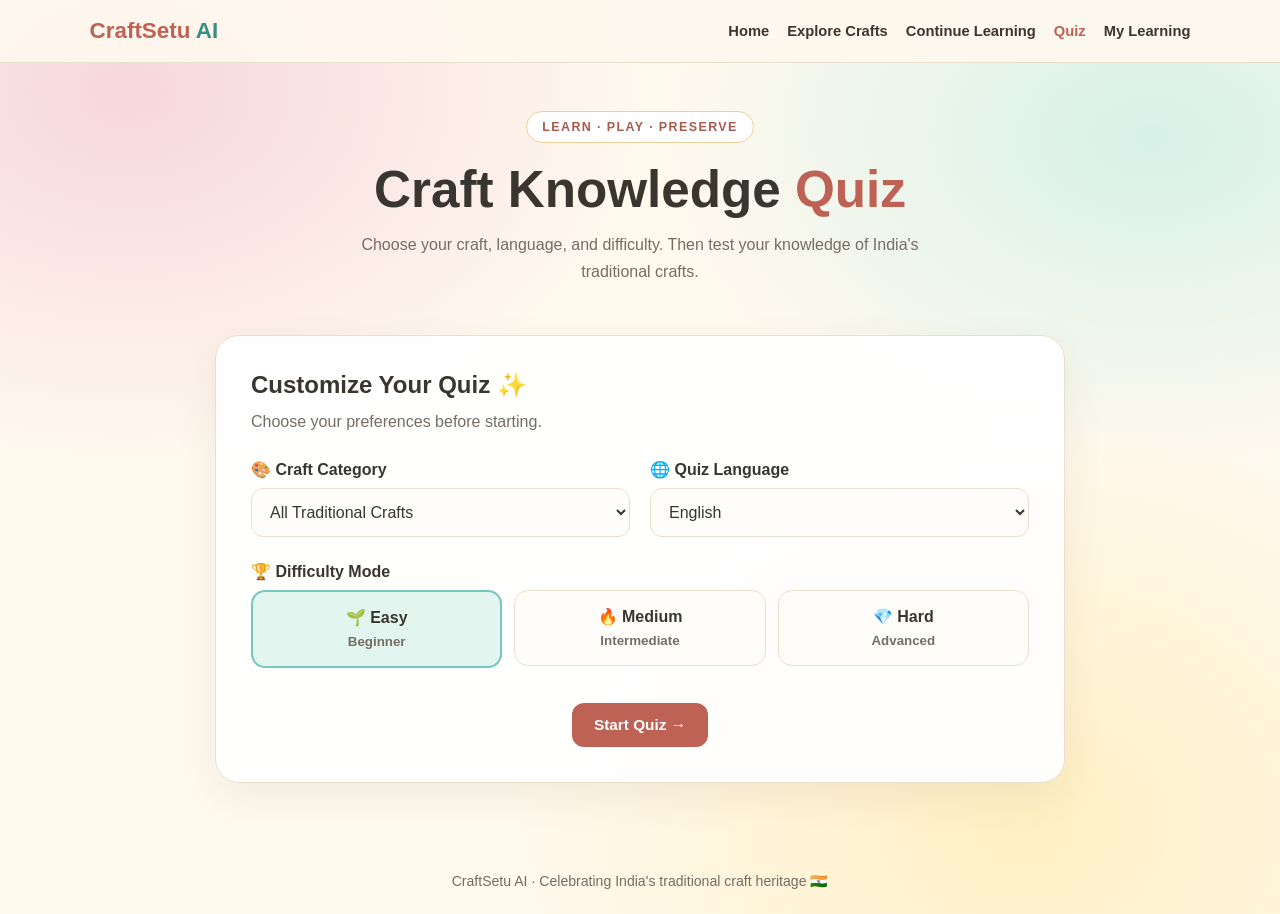
<file: templates/quiz_backup.html>
<!DOCTYPE html>
<html lang="en">
<head>
<meta charset="UTF-8">
<meta name="viewport" content="width=device-width, initial-scale=1.0">
<title>Craft Quiz | CraftSetu AI</title>

<style>
:root {
    --cream: #fff9ee;
    --coral: #e98d7b;
    --teal: #75c8be;
    --yellow: #eac75c;
    --ink: #39352f;
    --muted: #756d64;
    --border: #eadfce;
}

* { box-sizing: border-box; margin: 0; padding: 0; }

body {
    font-family: "Segoe UI", Arial, sans-serif;
    color: var(--ink);
    min-height: 100vh;
    background:
        radial-gradient(ellipse at 10% 10%, #f7d7dc, transparent 32%),
        radial-gradient(ellipse at 90% 15%, #d7f1e8, transparent 30%),
        radial-gradient(ellipse at 80% 90%, #fff0c3, transparent 35%),
        var(--cream);
}

nav {
    display: flex;
    justify-content: space-between;
    align-items: center;
    gap: 18px;
    padding: 18px 7%;
    background: rgba(255,249,238,.92);
    border-bottom: 1px solid var(--border);
    flex-wrap: wrap;
}

.logo {
    text-decoration: none;
    font-size: 1.4rem;
    font-weight: 800;
    color: #bd6255;
}
.logo span { color: #398e83; }

.nav-links {
    display: flex;
    gap: 18px;
    flex-wrap: wrap;
}
.nav-links a {
    text-decoration: none;
    color: var(--ink);
    font-weight: 600;
    font-size: .92rem;
}
.nav-links a:hover, .nav-links .active { color: #bd6255; }

.hero { text-align: center; padding: 48px 20px 25px; }

.eyebrow {
    display: inline-block;
    padding: 8px 15px;
    background: white;
    border: 1px solid #edcf9c;
    border-radius: 30px;
    font-size: .78rem;
    font-weight: 800;
    letter-spacing: 1.4px;
    color: #a65b4e;
    margin-bottom: 17px;
}

h1 { font-size: clamp(2rem, 5vw, 3.2rem); margin-bottom: 12px; }
h1 span { color: #bd6255; }
.hero p { color: var(--muted); line-height: 1.7; max-width: 620px; margin: auto; }

main { width: min(850px, 92%); margin: 25px auto 65px; }

.card {
    background: rgba(255,255,255,.94);
    border: 1px solid var(--border);
    border-radius: 24px;
    padding: clamp(20px, 4vw, 35px);
    box-shadow: 0 14px 40px rgba(91,68,44,.08);
}

.card h2 { margin-bottom: 10px; }
.description { color: var(--muted); line-height: 1.6; margin-bottom: 25px; }

.form-grid {
    display: grid;
    grid-template-columns: repeat(2, minmax(0, 1fr));
    gap: 20px;
}

.field label {
    display: block;
    font-weight: 700;
    margin-bottom: 9px;
}

.field select {
    width: 100%;
    padding: 14px;
    border-radius: 12px;
    border: 1px solid var(--border);
    background: #fffdf9;
    color: var(--ink);
    font-size: 1rem;
    outline: none;
}
.field select:focus { border-color: var(--teal); }

.mode-options {
    display: grid;
    grid-template-columns: repeat(3, minmax(0, 1fr));
    gap: 12px;
    margin-top: 8px;
}

.mode-option {
    position: relative;
}
.mode-option input {
    position: absolute;
    opacity: 0;
}
.mode-option label {
    display: block;
    text-align: center;
    padding: 16px 8px;
    border: 1px solid var(--border);
    border-radius: 14px;
    background: #fffdf9;
    cursor: pointer;
    transition: .2s;
}
.mode-option label strong { display: block; margin-bottom: 5px; }
.mode-option label small { color: var(--muted); }

.mode-option input:checked + label {
    background: #e3f5ef;
    border: 2px solid var(--teal);
}
.mode-option input:focus-visible + label {
    outline: 2px solid #398e83;
}

.btn {
    border: 0;
    border-radius: 12px;
    padding: 13px 22px;
    font-size: .96rem;
    font-weight: 800;
    cursor: pointer;
    transition: .2s;
    text-decoration: none;
    display: inline-block;
}
.btn:hover { transform: translateY(-2px); }
.btn-primary { background: #bd6255; color: white; }
.btn-secondary { background: #e3f5ef; color: #28796e; }
.start-row { margin-top: 26px; text-align: center; }

.quiz-top {
    display: flex;
    justify-content: space-between;
    gap: 12px;
    flex-wrap: wrap;
    margin-bottom: 17px;
}
.pill {
    display: inline-block;
    background: #e3f5ef;
    color: #28796e;
    border-radius: 30px;
    padding: 8px 13px;
    font-size: .85rem;
    font-weight: 700;
}
.progress-track {
    height: 9px;
    background: #f0e9de;
    border-radius: 20px;
    overflow: hidden;
    margin-bottom: 28px;
}
.progress-bar {
    height: 100%;
    width: 0;
    background: linear-gradient(90deg, var(--coral), var(--yellow), var(--teal));
    transition: width .3s;
}
.question { font-size: clamp(1.2rem, 3vw, 1.55rem); line-height: 1.5; margin-bottom: 22px; }
.options { display: grid; gap: 12px; }

.option {
    width: 100%;
    text-align: left;
    display: flex;
    align-items: center;
    gap: 12px;
    padding: 15px;
    border: 1px solid var(--border);
    border-radius: 13px;
    background: #fffdf9;
    color: var(--ink);
    font-size: 1rem;
    cursor: pointer;
    transition: .2s;
}
.option:hover:not(:disabled) { border-color: var(--teal); background: #f0faf6; }
.option .letter {
    display: grid;
    place-items: center;
    width: 32px;
    height: 32px;
    flex-shrink: 0;
    border-radius: 10px;
    background: #f7e5c8;
    font-weight: 800;
}
.option.correct { background: #d9f2df; border-color: #83c99a; }
.option.wrong { background: #ffe0dc; border-color: #e9a096; }
.option:disabled { cursor: default; }

.feedback {
    display: none;
    margin-top: 18px;
    padding: 15px;
    border-radius: 12px;
    line-height: 1.6;
}
.feedback.show { display: block; }
.feedback.good { background: #d9f2df; }
.feedback.bad { background: #ffe0dc; }

.actions {
    display: flex;
    justify-content: space-between;
    gap: 12px;
    flex-wrap: wrap;
    margin-top: 25px;
}

.result { display: none; text-align: center; }
.result.show { display: block; }
.result-icon { font-size: 3.5rem; margin-bottom: 12px; }
.score-circle {
    display: grid;
    place-items: center;
    width: 140px;
    height: 140px;
    margin: 24px auto;
    border-radius: 50%;
    background: linear-gradient(135deg, #f9dedb, #d8f2e9, #fff0bf);
    border: 7px solid white;
    box-shadow: 0 0 0 1px var(--border);
    font-size: 2rem;
    font-weight: 900;
}
.result p { color: var(--muted); line-height: 1.7; }
.result-actions { display: flex; justify-content: center; gap: 12px; flex-wrap: wrap; margin-top: 25px; }

footer { text-align: center; padding: 25px 15px; color: var(--muted); font-size: .88rem; }

.hidden { display: none !important; }

@media(max-width: 600px) {
    nav { justify-content: center; }
    .nav-links { justify-content: center; gap: 12px; }
    .form-grid { grid-template-columns: 1fr; }
    .mode-options { gap: 7px; }
    .mode-option label { padding: 13px 5px; font-size: .9rem; }
    .actions .btn { flex: 1; }
}
</style>
</head>

<body>

<nav>
    <a class="logo" href="/">CraftSetu <span>AI</span></a>
    <div class="nav-links">
        <a href="/">Home</a>
        <a href="/crafts">Explore Crafts</a>
        <a href="/learn">Continue Learning</a>
        <a href="/quiz" class="active">Quiz</a>
        <a href="/progress">My Learning</a>
    </div>
</nav>

<header class="hero">
    <div class="eyebrow" id="eyebrow">LEARN · PLAY · PRESERVE</div>
    <h1 id="pageTitle">Craft Knowledge <span>Quiz</span></h1>
    <p id="pageIntro">Choose your craft, language, and difficulty. Then test your knowledge of India's traditional crafts.</p>
</header>

<main>
    <section class="card" id="setup">
        <h2 id="setupTitle">Customize Your Quiz ✨</h2>
        <p class="description" id="setupDescription">Choose your preferences before starting.</p>

        <div class="form-grid">
            <div class="field">
                <label for="category" id="categoryLabel">🎨 Craft Category</label>
                <select id="category">
                    <option value="all">All Traditional Crafts</option>
                    <option value="madhubani">Madhubani Painting</option>
                    <option value="bluepottery">Blue Pottery</option>
                    <option value="bamboo">Bamboo & Cane Craft</option>
                    <option value="warli">Warli Art</option>
                    <option value="dhokra">Dhokra Metal Craft</option>
                    <option value="terracotta">Terracotta Pottery</option>
                </select>
            </div>

            <div class="field">
                <label for="language" id="languageLabel">🌐 Quiz Language</label>
                <select id="language">
                    <option value="en">English</option>
                    <option value="hi">हिंदी (Hindi)</option>
                    <option value="gu">ગુજરાતી (Gujarati)</option>
                </select>
            </div>
        </div>

        <div class="field" style="margin-top:25px">
            <label id="difficultyLabel">🏆 Difficulty Mode</label>
            <div class="mode-options">
                <div class="mode-option">
                    <input type="radio" name="difficulty" id="easy" value="easy" checked>
                    <label for="easy"><strong id="easyText">🌱 Easy</strong><small id="easyHint">Beginner</small></label>
                </div>
                <div class="mode-option">
                    <input type="radio" name="difficulty" id="medium" value="medium">
                    <label for="medium"><strong id="mediumText">🔥 Medium</strong><small id="mediumHint">Intermediate</small></label>
                </div>
                <div class="mode-option">
                    <input type="radio" name="difficulty" id="hard" value="hard">
                    <label for="hard"><strong id="hardText">💎 Hard</strong><small id="hardHint">Advanced</small></label>
                </div>
            </div>
        </div>

        <div class="start-row">
            <button class="btn btn-primary" id="startBtn" type="button">Start Quiz →</button>
        </div>
    </section>

    <section class="card hidden" id="quizCard" aria-live="polite">
        <div class="quiz-top">
            <span class="pill" id="questionCount"></span>
            <span class="pill" id="scoreLabel"></span>
        </div>
        <div class="progress-track"><div class="progress-bar" id="progressBar"></div></div>
        <h2 class="question" id="questionText"></h2>
        <div class="options" id="options"></div>
        <div class="feedback" id="feedback"></div>
        <div class="actions">
            <button class="btn btn-secondary" id="backBtn" type="button">← Change Settings</button>
            <button class="btn btn-primary" id="nextBtn" type="button" disabled>Next Question →</button>
        </div>
    </section>

    <section class="card result" id="result">
        <div class="result-icon">🎉</div>
        <h2 id="resultTitle">Quiz Completed!</h2>
        <div class="score-circle" id="finalScore">0%</div>
        <p id="resultMessage"></p>
        <div class="result-actions">
            <button class="btn btn-primary" id="tryAgainBtn" type="button">Try Again</button>
            <button class="btn btn-secondary" id="newSettingsBtn" type="button">Choose Another Quiz</button>
        </div>
    </section>
</main>

<footer id="footerText">CraftSetu AI · Celebrating India's traditional craft heritage 🇮🇳</footer>

<script>
const translations = {
    en: {
        eyebrow: "LEARN · PLAY · PRESERVE",
        title: "Craft Knowledge",
        titleAccent: "Quiz",
        intro: "Choose your craft, language, and difficulty. Then test your knowledge of India's traditional crafts.",
        setup: "Customize Your Quiz ✨",
        setupDesc: "Choose your preferences before starting.",
        category: "🎨 Craft Category",
        language: "🌐 Quiz Language",
        difficulty: "🏆 Difficulty Mode",
        easy: "🌱 Easy", easyHint: "Beginner",
        medium: "🔥 Medium", mediumHint: "Intermediate",
        hard: "💎 Hard", hardHint: "Advanced",
        start: "Start Quiz →",
        question: "Question",
        of: "of",
        score: "Score",
        next: "Next Question →",
        results: "See Results →",
        back: "← Change Settings",
        correct: "Correct!",
        wrong: "Not quite. The correct answer is",
        completed: "Quiz Completed!",
        perfect: "Excellent! You answered every question correctly.",
        good: "Well done! Keep learning about India's traditional crafts.",
        tryMore: "Keep practising! Explore the crafts and try again.",
        tryAgain: "Try Again",
        newSettings: "Choose Another Quiz",
        footer: "CraftSetu AI · Celebrating India's traditional craft heritage 🇮🇳",
        all: "All Traditional Crafts",
        noQuestions: "No questions are available for this combination yet. Please choose another category or difficulty.",
        easyName: "Easy", mediumName: "Medium", hardName: "Hard"
    },
    hi: {
        eyebrow: "सीखें · खेलें · संस्कृति बचाएं",
        title: "शिल्प ज्ञान",
        titleAccent: "क्विज़",
        intro: "अपना शिल्प, भाषा और कठिनाई चुनें और भारतीय पारंपरिक शिल्प का ज्ञान परखें।",
        setup: "अपना क्विज़ चुनें ✨",
        setupDesc: "शुरू करने से पहले अपनी पसंद चुनें।",
        category: "🎨 शिल्प की श्रेणी",
        language: "🌐 क्विज़ की भाषा",
        difficulty: "🏆 कठिनाई का स्तर",
        easy: "🌱 आसान", easyHint: "शुरुआती",
        medium: "🔥 मध्यम", mediumHint: "बीच का स्तर",
        hard: "💎 कठिन", hardHint: "उन्नत",
        start: "क्विज़ शुरू करें →",
        question: "प्रश्न",
        of: "में से",
        score: "अंक",
        next: "अगला प्रश्न →",
        results: "परिणाम देखें →",
        back: "← सेटिंग बदलें",
        correct: "सही जवाब!",
        wrong: "सही जवाब है",
        completed: "क्विज़ पूरा हुआ!",
        perfect: "बहुत बढ़िया! आपके सभी जवाब सही हैं।",
        good: "शाबाश! भारतीय पारंपरिक शिल्प के बारे में सीखते रहें।",
        tryMore: "अभ्यास जारी रखें और फिर से कोशिश करें।",
        tryAgain: "फिर से खेलें",
        newSettings: "दूसरा क्विज़ चुनें",
        footer: "CraftSetu AI · भारत की पारंपरिक कला का सम्मान 🇮🇳",
        all: "सभी पारंपरिक शिल्प",
        noQuestions: "इस विकल्प के लिए अभी प्रश्न उपलब्ध नहीं हैं। दूसरी श्रेणी या कठिनाई चुनें।",
        easyName: "आसान", mediumName: "मध्यम", hardName: "कठिन"
    },
    gu: {
        eyebrow: "શીખો · રમો · સંસ્કૃતિ બચાવો",
        title: "હસ્તકલા જ્ઞાન",
        titleAccent: "ક્વિઝ",
        intro: "તમારી હસ્તકલા, ભાષા અને મુશ્કેલીનું સ્તર પસંદ કરો અને ભારતીય પરંપરાગત હસ્તકલાનું જ્ઞાન ચકાસો.",
        setup: "તમારી ક્વિઝ પસંદ કરો ✨",
        setupDesc: "શરૂ કરતા પહેલાં તમારી પસંદગી કરો.",
        category: "🎨 હસ્તકલાની શ્રેણી",
        language: "🌐 ક્વિઝની ભાષા",
        difficulty: "🏆 મુશ્કેલીનું સ્તર",
        easy: "🌱 સરળ", easyHint: "શરૂઆત",
        medium: "🔥 મધ્યમ", mediumHint: "મધ્યમ સ્તર",
        hard: "💎 અઘરું", hardHint: "ઉચ્ચ સ્તર",
        start: "ક્વિઝ શરૂ કરો →",
        question: "પ્રશ્ન",
        of: "માંથી",
        score: "ગુણ",
        next: "આગળનો પ્રશ્ન →",
        results: "પરિણામ જુઓ →",
        back: "← સેટિંગ બદલો",
        correct: "સાચો જવાબ!",
        wrong: "સાચો જવાબ છે",
        completed: "ક્વિઝ પૂર્ણ થઈ!",
        perfect: "ખૂબ સરસ! તમારા બધા જવાબ સાચા છે.",
        good: "શાબાશ! ભારતીય પરંપરાગત હસ્તકલા વિશે શીખતા રહો.",
        tryMore: "વધુ અભ્યાસ કરો અને ફરી પ્રયાસ કરો.",
        tryAgain: "ફરી પ્રયાસ કરો",
        newSettings: "બીજી ક્વિઝ પસંદ કરો",
        footer: "CraftSetu AI · ભારતની પરંપરાગત હસ્તકલાની ઉજવણી 🇮🇳",
        all: "બધી પરંપરાગત હસ્તકલા",
        noQuestions: "આ પસંદગી માટે હજી પ્રશ્નો ઉપલબ્ધ નથી. બીજી શ્રેણી અથવા સ્તર પસંદ કરો.",
        easyName: "સરળ", mediumName: "મધ્યમ", hardName: "અઘરું"
    }
};

/*
 * Sample question bank.
 * Each question has English, Hindi, and Gujarati text.
 * Questions are filtered by selected category and difficulty.
 */
const questionBank = [
    {
        category: "madhubani", difficulty: "easy",
        q: {
            en: "Madhubani painting is traditionally associated with which Indian state?",
            hi: "मधुबनी चित्रकला भारत के किस राज्य से जुड़ी है?",
            gu: "મધુબની ચિત્રકલા ભારતના કયા રાજ્ય સાથે જોડાયેલી છે?"
        },
        options: {
            en: ["Bihar", "Punjab", "Kerala", "Goa"],
            hi: ["बिहार", "पंजाब", "केरल", "गोवा"],
            gu: ["બિહાર", "પંજાબ", "કેરળ", "ગોવા"]
        },
        answer: 0,
        explanation: {
            en: "Madhubani painting originated in the Mithila region of Bihar.",
            hi: "मधुबनी चित्रकला बिहार के मिथिला क्षेत्र से शुरू हुई।",
            gu: "મધુબની ચિત્રકલા બિહારના મિથિલા વિસ્તારમાંથી શરૂ થઈ હતી."
        }
    },
    {
        category: "madhubani", difficulty: "medium",
        q: {
            en: "Which feature is commonly seen in traditional Madhubani paintings?",
            hi: "पारंपरिक मधुबनी चित्रों में आमतौर पर क्या दिखाई देता है?",
            gu: "પરંપરાગત મધુબની ચિત્રોમાં સામાન્ય રીતે શું જોવા મળે છે?"
        },
        options: {
            en: ["Detailed patterns and natural themes", "Only plain black squares", "Photographs", "Metal sculptures"],
            hi: ["बारीक डिज़ाइन और प्रकृति के विषय", "केवल काले चौकोर", "फोटोग्राफ", "धातु की मूर्तियाँ"],
            gu: ["ઝીણવટભરી ડિઝાઇન અને પ્રકૃતિના વિષયો", "માત્ર કાળા ચોરસ", "ફોટોગ્રાફ", "ધાતુની મૂર્તિઓ"]
        },
        answer: 0,
        explanation: {
            en: "Madhubani paintings often show nature, stories, people, and detailed decorative patterns.",
            hi: "मधुबनी चित्रों में प्रकृति, कहानियाँ, लोग और बारीक सजावटी डिज़ाइन दिखते हैं।",
            gu: "મધુબની ચિત્રોમાં પ્રકૃતિ, વાર્તાઓ, લોકો અને ઝીણવટભરી સજાવટ જોવા મળે છે."
        }
    },
    {
        category: "madhubani", difficulty: "hard",
        q: {
            en: "What is an important reason for preserving Madhubani painting traditions?",
            hi: "मधुबनी चित्रकला की परंपरा को बचाना क्यों ज़रूरी है?",
            gu: "મધુબની ચિત્રકલાની પરંપરા જાળવવી શા માટે જરૂરી છે?"
        },
        options: {
            en: ["To preserve community knowledge and cultural identity", "To replace all modern art", "To stop cultural exchange", "To remove traditional stories"],
            hi: ["समुदाय के ज्ञान और सांस्कृतिक पहचान को बचाने के लिए", "सभी आधुनिक कला को बदलने के लिए", "सांस्कृतिक आदान-प्रदान रोकने के लिए", "पारंपरिक कहानियाँ हटाने के लिए"],
            gu: ["સમુદાયનું જ્ઞાન અને સાંસ્કૃતિક ઓળખ જાળવવા", "તમામ આધુનિક કલાને બદલવા", "સાંસ્કૃતિક આદાનપ્રદાન રોકવા", "પરંપરાગત વાર્તાઓ દૂર કરવા"]
        },
        answer: 0,
        explanation: {
            en: "Preservation helps pass artistic skills, stories, and cultural knowledge to future generations.",
            hi: "इससे कला, कहानियाँ और सांस्कृतिक ज्ञान अगली पीढ़ी तक पहुँचते हैं।",
            gu: "તેનાથી કળા, વાર્તાઓ અને સાંસ્કૃતિક જ્ઞાન આવનારી પેઢી સુધી પહોંચે છે."
        }
    },
    {
        category: "bluepottery", difficulty: "easy",
        q: {
            en: "Blue pottery is especially associated with which Indian city?",
            hi: "ब्लू पॉटरी किस भारतीय शहर से विशेष रूप से जुड़ी है?",
            gu: "બ્લુ પોટરી ભારતના કયા શહેર સાથે ખાસ જોડાયેલી છે?"
        },
        options: {
            en: ["Jaipur", "Mumbai", "Patna", "Kochi"],
            hi: ["जयपुर", "मुंबई", "पटना", "कोच्चि"],
            gu: ["જયપુર", "મુંબઈ", "પટણા", "કોચી"]
        },
        answer: 0,
        explanation: {
            en: "Jaipur in Rajasthan is well known for its blue pottery tradition.",
            hi: "राजस्थान का जयपुर अपनी ब्लू पॉटरी के लिए प्रसिद्ध है।",
            gu: "રાજસ્થાનનું જયપુર તેની બ્લુ પોટરી માટે જાણીતું છે."
        }
    },
    {
        category: "bluepottery", difficulty: "medium",
        q: {
            en: "Which feature is most characteristic of Jaipur blue pottery?",
            hi: "जयपुर की ब्लू पॉटरी की खास पहचान क्या है?",
            gu: "જયપુરની બ્લુ પોટરીની ખાસ ઓળખ શું છે?"
        },
        options: {
            en: ["Blue designs on glazed decorative objects", "Only unpainted wooden toys", "Woven cotton baskets", "Carved stone pillars"],
            hi: ["चमकदार सजावटी वस्तुओं पर नीले डिज़ाइन", "बिना रंग के लकड़ी के खिलौने", "बुनी हुई सूती टोकरियाँ", "पत्थर के खंभे"],
            gu: ["ચમકદાર સજાવટી વસ્તુઓ પર વાદળી ડિઝાઇન", "રંગ વગરનાં લાકડાનાં રમકડાં", "વણેલી કપાસની ટોપલીઓ", "પથ્થરના થાંભલા"]
        },
        answer: 0,
        explanation: {
            en: "Blue pottery is known for its distinctive blue designs and glazed decorative surfaces.",
            hi: "ब्लू पॉटरी अपने नीले डिज़ाइन और चमकदार सजावटी सतहों के लिए जानी जाती है।",
            gu: "બ્લુ પોટરી તેની વાદળી ડિઝાઇન અને ચમકદાર સજાવટી સપાટી માટે જાણીતી છે."
        }
    },
    {
        category: "bluepottery", difficulty: "hard",
        q: {
            en: "Why should blue pottery be taught through practical demonstrations as well as reading?",
            hi: "ब्लू पॉटरी को पढ़ने के साथ करके दिखाना भी क्यों ज़रूरी है?",
            gu: "બ્લુ પોટરી વિશે વાંચવાની સાથે પ્રાયોગિક રીતે શીખવવું શા માટે જરૂરી છે?"
        },
        options: {
            en: ["To understand forming, decorating, and finishing techniques", "Because written knowledge is never useful", "To avoid learning the craft process", "To remove all design choices"],
            hi: ["आकार देना, सजाना और अंतिम रूप देना सीखने के लिए", "क्योंकि लिखित ज्ञान कभी उपयोगी नहीं होता", "कारीगरी की प्रक्रिया से बचने के लिए", "सभी डिज़ाइन विकल्प हटाने के लिए"],
            gu: ["આકાર આપવો, સજાવવું અને અંતિમ રૂપ આપવું સમજવા", "કારણ કે લખેલું જ્ઞાન ક્યારેય ઉપયોગી નથી", "કારીગરીની પ્રક્રિયા ટાળવા", "બધી ડિઝાઇન પસંદગીઓ દૂર કરવા"]
        },
        answer: 0,
        explanation: {
            en: "Demonstrations help learners see techniques and understand the sequence of practical steps.",
            hi: "प्रदर्शन से विद्यार्थी तकनीक और काम के चरणों को बेहतर समझते हैं।",
            gu: "પ્રદર્શનથી શીખનારાઓ તકનીકો અને કામના તબક્કાઓ વધુ સારી રીતે સમજી શકે છે."
        }
    },
    {
        category: "bamboo", difficulty: "easy",
        q: {
            en: "Which natural material is central to bamboo and cane craft?",
            hi: "बाँस और बेंत की कारीगरी में मुख्य प्राकृतिक सामग्री क्या है?",
            gu: "વાંસ અને વેતરની કારીગરીમાં મુખ્ય કુદરતી સામગ્રી કઈ છે?"
        },
        options: {
            en: ["Bamboo", "Glass", "Concrete", "Wool"],
            hi: ["बाँस", "काँच", "कंक्रीट", "ऊन"],
            gu: ["વાંસ", "કાચ", "કોંક્રિટ", "ઊન"]
        },
        answer: 0,
        explanation: {
            en: "Bamboo and cane can be shaped into baskets, furniture, and many useful objects.",
            hi: "बाँस और बेंत से टोकरियाँ, फर्नीचर और उपयोगी वस्तुएँ बनाई जाती हैं।",
            gu: "વાંસ અને વેતરથી ટોપલીઓ, ફર્નિચર અને ઉપયોગી વસ્તુઓ બનાવવામાં આવે છે."
        }
    },
    {
        category: "bamboo", difficulty: "medium",
        q: {
            en: "Which skill is important when making a strong woven bamboo basket?",
            hi: "मज़बूत बुनी हुई बाँस की टोकरी बनाने के लिए कौन-सा कौशल ज़रूरी है?",
            gu: "મજબૂત વણેલી વાંસની ટોપલી બનાવવા કયું કૌશલ્ય જરૂરી છે?"
        },
        options: {
            en: ["Keeping the strips evenly woven", "Painting every strip with metal", "Using only stone pieces", "Avoiding any pattern"],
            hi: ["पट्टियों को बराबर तरीके से बुनना", "हर पट्टी पर धातु रंगना", "केवल पत्थर के टुकड़े इस्तेमाल करना", "कोई पैटर्न न बनाना"],
            gu: ["પટ્ટીઓને સરખી રીતે વણવી", "દરેક પટ્ટી પર ધાતુનો રંગ કરવો", "માત્ર પથ્થરના ટુકડા વાપરવા", "કોઈ પેટર્ન ન બનાવવો"]
        },
        answer: 0,
        explanation: {
            en: "Even weaving and consistent tension help the basket keep its shape and strength.",
            hi: "समान बुनाई और सही कसाव से टोकरी मज़बूत रहती है और आकार बना रहता है।",
            gu: "સરખું વણાટ અને યોગ્ય ખેંચાણ ટોપલીને મજબૂત રાખે છે અને આકાર જાળવે છે."
        }
    },
    {
        category: "bamboo", difficulty: "hard",
        q: {
            en: "What should a responsible craft learner consider when sourcing bamboo?",
            hi: "बाँस खरीदते समय एक ज़िम्मेदार कारीगर को किस बात का ध्यान रखना चाहिए?",
            gu: "વાંસ મેળવતી વખતે જવાબદાર કારીગરે કઈ બાબત ધ્યાનમાં રાખવી જોઈએ?"
        },
        options: {
            en: ["Sustainable sourcing and local community practices", "Using all available plants without limits", "Ignoring material quality", "Discarding every leftover piece"],
            hi: ["टिकाऊ स्रोत और स्थानीय समुदाय की प्रथाएँ", "बिना सीमा सभी पौधों का उपयोग", "सामग्री की गुणवत्ता अनदेखी करना", "बचे हुए सभी टुकड़े फेंक देना"],
            gu: ["ટકાઉ સ્ત્રોત અને સ્થાનિક સમુદાયની પદ્ધતિઓ", "મર્યાદા વગર બધા છોડ વાપરવા", "સામગ્રીની ગુણવત્તા અવગણવી", "બધા બચેલા ટુકડા ફેંકી દેવા"]
        },
        answer: 0,
        explanation: {
            en: "Responsible sourcing supports long-term availability of materials and local craft communities.",
            hi: "ज़िम्मेदार स्रोत सामग्री की उपलब्धता और स्थानीय कारीगर समुदायों को सहारा देते हैं।",
            gu: "જવાબદાર સ્ત્રોત સામગ્રીની લાંબા ગાળાની ઉપલબ્ધતા અને સ્થાનિક કારીગરોને ટેકો આપે છે."
        }
    },
    {
        category: "warli", difficulty: "easy",
        q: {
            en: "Warli art is traditionally associated with which Indian state?",
            hi: "वारली कला भारत के किस राज्य से जुड़ी है?",
            gu: "વારલી કલા ભારતના કયા રાજ્ય સાથે જોડાયેલી છે?"
        },
        options: {
            en: ["Maharashtra", "Punjab", "Sikkim", "Goa"],
            hi: ["महाराष्ट्र", "पंजाब", "सिक्किम", "गोवा"],
            gu: ["મહારાષ્ટ્ર", "પંજાબ", "સિક્કિમ", "ગોવા"]
        },
        answer: 0,
        explanation: {
            en: "Warli art is a traditional art form associated with communities in Maharashtra.",
            hi: "वारली कला महाराष्ट्र के समुदायों से जुड़ी पारंपरिक कला है।",
            gu: "વારલી કલા મહારાષ્ટ્રના સમુદાયો સાથે જોડાયેલી પરંપરાગત કલા છે."
        }
    },
    {
        category: "warli", difficulty: "medium",
        q: {
            en: "Which shapes are commonly used to represent people in Warli art?",
            hi: "वारली कला में लोगों को दिखाने के लिए आमतौर पर कौन-सी आकृतियाँ होती हैं?",
            gu: "વારલી કલામાં લોકોને દર્શાવવા સામાન્ય રીતે કયા આકારો વપરાય છે?"
        },
        options: {
            en: ["Simple circles, triangles, and lines", "Photographic portraits", "Only squares with numbers", "Realistic metal models"],
            hi: ["सरल वृत्त, त्रिकोण और रेखाएँ", "फोटोग्राफिक चित्र", "केवल संख्याओं वाले चौकोर", "धातु के असली मॉडल"],
            gu: ["સરળ વર્તુળો, ત્રિકોણો અને રેખાઓ", "ફોટોગ્રાફિક ચિત્રો", "માત્ર સંખ્યાવાળા ચોરસ", "ધાતુનાં વાસ્તવિક મોડેલ"]
        },
        answer: 0,
        explanation: {
            en: "Warli figures often use basic geometric shapes to show people, movement, and daily life.",
            hi: "वारली चित्रों में लोगों, गतिविधियों और रोज़मर्रा के जीवन को दिखाने के लिए सरल आकृतियाँ होती हैं।",
            gu: "વારલી ચિત્રોમાં લોકો, પ્રવૃત્તિઓ અને રોજિંદા જીવનને દર્શાવવા સરળ આકારો વપરાય છે."
        }
    },
    {
        category: "warli", difficulty: "hard",
        q: {
            en: "When presenting Warli art, why is cultural context important?",
            hi: "वारली कला दिखाते समय उसकी सांस्कृतिक पृष्ठभूमि क्यों ज़रूरी है?",
            gu: "વારલી કલા રજૂ કરતી વખતે તેનો સાંસ્કૃતિક સંદર્ભ શા માટે જરૂરી છે?"
        },
        options: {
            en: ["It respects the community and helps explain the art's meaning", "It makes the original art unnecessary", "It removes the role of artists", "It means every design has the same meaning"],
            hi: ["यह समुदाय का सम्मान करती है और कला का अर्थ समझाती है", "यह मूल कला को अनावश्यक बनाती है", "यह कलाकारों की भूमिका हटाती है", "इसका अर्थ है कि हर डिज़ाइन का एक ही अर्थ है"],
            gu: ["તે સમુદાયનું સન્માન કરે છે અને કલાનો અર્થ સમજાવે છે", "તે મૂળ કલાને બિનજરૂરી બનાવે છે", "તે કલાકારોની ભૂમિકા દૂર કરે છે", "દરેક ડિઝાઇનનો અર્થ એકસરખો છે એવો અર્થ થાય છે"]
        },
        answer: 0,
        explanation: {
            en: "Understanding context helps people appreciate the tradition respectfully rather than treating it as decoration alone.",
            hi: "सांस्कृतिक संदर्भ समझने से लोग इस परंपरा का सम्मान करते हैं और इसे केवल सजावट नहीं मानते।",
            gu: "સાંસ્કૃતિક સંદર્ભ સમજવાથી લોકો આ પરંપરાનું સન્માન કરે છે અને તેને માત્ર સજાવટ માનતા નથી."
        }
    },
    {
        category: "dhokra", difficulty: "easy",
        q: {
            en: "Dhokra is best known as which type of traditional craft?",
            hi: "ढोकरा किस प्रकार की पारंपरिक कारीगरी के लिए प्रसिद्ध है?",
            gu: "ઢોકરા કઈ પ્રકારની પરંપરાગત કારીગરી માટે જાણીતું છે?"
        },
        options: {
            en: ["Metal casting", "Paper folding", "Cotton weaving", "Glass blowing"],
            hi: ["धातु ढलाई", "कागज़ मोड़ना", "सूती बुनाई", "काँच फूँकना"],
            gu: ["ધાતુનું ઢાળકામ", "કાગળ વાળવો", "કપાસનું વણાટ", "કાચ ફૂંકવો"]
        },
        answer: 0,
        explanation: {
            en: "Dhokra is a traditional metal-casting craft used to make figures and decorative objects.",
            hi: "ढोकरा धातु ढलाई की पारंपरिक कला है, जिससे मूर्तियाँ और सजावटी वस्तुएँ बनती हैं।",
            gu: "ઢોકરા ધાતુ ઢાળવાની પરંપરાગત કળા છે, જેમાં મૂર્તિઓ અને સજાવટી વસ્તુઓ બને છે."
        }
    },
    {
        category: "dhokra", difficulty: "medium",
        q: {
            en: "Which technique is strongly associated with traditional Dhokra metal casting?",
            hi: "पारंपरिक ढोकरा धातु ढलाई में कौन-सी तकनीक जुड़ी है?",
            gu: "પરંપરાગત ઢોકરા ધાતુ ઢાળકામ સાથે કઈ તકનીક જોડાયેલી છે?"
        },
        options: {
            en: ["Lost-wax casting", "Machine knitting", "Glass etching", "Paper marbling"],
            hi: ["लॉस्ट-वैक्स ढलाई", "मशीन से बुनाई", "काँच पर नक्काशी", "कागज़ पर रंग फैलाना"],
            gu: ["લોસ્ટ-વેક્સ ઢાળકામ", "મશીનથી વણાટ", "કાચ પર કોતરકામ", "કાગળ પર રંગ ફેલાવવો"]
        },
        answer: 0,
        explanation: {
            en: "The lost-wax method is widely associated with Dhokra metal-casting traditions.",
            hi: "लॉस्ट-वैक्स विधि ढोकरा धातु ढलाई की परंपरा से जुड़ी है।",
            gu: "લોસ્ટ-વેક્સ પદ્ધતિ ઢોકરા ધાતુ ઢાળકામની પરંપરા સાથે જોડાયેલી છે."
        }
    },
    {
        category: "dhokra", difficulty: "hard",
        q: {
            en: "Why is documenting Dhokra makers' techniques valuable?",
            hi: "ढोकरा कारीगरों की तकनीकों का दस्तावेज़ बनाना क्यों उपयोगी है?",
            gu: "ઢોકરા કારીગરોની તકનીકોનું દસ્તાવેજીકરણ શા માટે ઉપયોગી છે?"
        },
        options: {
            en: ["It helps transmit specialist knowledge to future learners", "It removes the need for craftspeople", "It makes every object identical", "It stops people learning by practice"],
            hi: ["इससे विशेष ज्ञान अगली पीढ़ी तक पहुँचता है", "इससे कारीगरों की ज़रूरत खत्म होती है", "इससे हर वस्तु एक जैसी बनती है", "इससे अभ्यास से सीखना बंद होता है"],
            gu: ["તે વિશિષ્ટ જ્ઞાન આવનારા શીખનારાઓ સુધી પહોંચાડે છે", "તે કારીગરોની જરૂરિયાત દૂર કરે છે", "તે દરેક વસ્તુ એકસરખી બનાવે છે", "તે પ્રેક્ટિસથી શીખવાનું બંધ કરે છે"]
        },
        answer: 0,
        explanation: {
            en: "Documentation can help preserve specialist techniques while recognizing the craftspeople who hold that knowledge.",
            hi: "दस्तावेज़ीकरण विशेष तकनीकों को बचाने और उन कारीगरों को पहचान देने में मदद करता है जिनके पास यह ज्ञान है।",
            gu: "દસ્તાવેજીકરણ વિશિષ્ટ તકનીકો જાળવવામાં અને આ જ્ઞાન ધરાવતા કારીગરોને માન્યતા આપવામાં મદદ કરે છે."
        }
    },
    {
        category: "terracotta", difficulty: "easy",
        q: {
            en: "What is terracotta mainly made from?",
            hi: "टेराकोटा मुख्य रूप से किससे बनता है?",
            gu: "ટેરાકોટા મુખ્યત્વે શેમાંથી બને છે?"
        },
        options: {
            en: ["Clay", "Plastic", "Wool", "Glass"],
            hi: ["मिट्टी", "प्लास्टिक", "ऊन", "काँच"],
            gu: ["માટી", "પ્લાસ્ટિક", "ઊન", "કાચ"]
        },
        answer: 0,
        explanation: {
            en: "Terracotta objects are made from clay that is shaped and fired.",
            hi: "टेराकोटा की वस्तुएँ मिट्टी को आकार देकर पकाने से बनती हैं।",
            gu: "ટેરાકોટાની વસ્તુઓ માટીને આકાર આપીને પકવવાથી બને છે."
        }
    },
    {
        category: "terracotta", difficulty: "medium",
        q: {
            en: "What is a key step in making a terracotta object?",
            hi: "टेराकोटा की वस्तु बनाने का एक मुख्य चरण क्या है?",
            gu: "ટેરાકોટાની વસ્તુ બનાવવાનું એક મુખ્ય પગલું કયું છે?"
        },
        options: {
            en: ["Shaping the clay and firing it", "Freezing the clay", "Weaving the clay", "Melting glass into it"],
            hi: ["मिट्टी को आकार देकर पकाना", "मिट्टी को जमाना", "मिट्टी को बुनना", "उसमें काँच पिघलाना"],
            gu: ["માટીને આકાર આપીને પકવવી", "માટીને થીજવવી", "માટીને વણવી", "તેમાં કાચ ઓગાળવો"]
        },
        answer: 0,
        explanation: {
            en: "Shaping and firing help turn clay into a more durable terracotta object.",
            hi: "आकार देना और पकाना मिट्टी को अधिक टिकाऊ टेराकोटा वस्तु बनाते हैं।",
            gu: "આકાર આપવો અને પકવવું માટીને વધુ ટકાઉ ટેરાકોટાની વસ્તુમાં ફેરવે છે."
        }
    },
    {
        category: "terracotta", difficulty: "hard",
        q: {
            en: "Why can firing conditions affect the final terracotta object?",
            hi: "पकाने की परिस्थितियाँ टेराकोटा की अंतिम वस्तु को क्यों प्रभावित करती हैं?",
            gu: "પકવવાની પરિસ્થિતિઓ ટેરાકોટાની અંતિમ વસ્તુને શા માટે અસર કરે છે?"
        },
        options: {
            en: ["They can affect strength, colour, and durability", "They determine the object's language", "They remove the need for clay", "They make shaping impossible"],
            hi: ["वे मज़बूती, रंग और टिकाऊपन को प्रभावित करती हैं", "वे वस्तु की भाषा तय करती हैं", "वे मिट्टी की ज़रूरत खत्म करती हैं", "वे आकार देना असंभव बनाती हैं"],
            gu: ["તે મજબૂતી, રંગ અને ટકાઉપણાને અસર કરી શકે છે", "તે વસ્તુની ભાષા નક્કી કરે છે", "તે માટીની જરૂરિયાત દૂર કરે છે", "તે આકાર આપવો અશક્ય બનાવે છે"]
        },
        answer: 0,
        explanation: {
            en: "Firing temperature and conditions influence the properties and appearance of fired clay.",
            hi: "पकाने का तापमान और परिस्थितियाँ पकी मिट्टी की विशेषताओं और रंग को प्रभावित करती हैं।",
            gu: "પકવવાનું તાપમાન અને પરિસ્થિતિઓ પકવેલી માટીના ગુણધર્મો અને દેખાવને અસર કરે છે."
        }
    }
];

const categoryNames = {
    all: { en: "All Traditional Crafts", hi: "सभी पारंपरिक शिल्प", gu: "બધી પરંપરાગત હસ્તકલા" },
    madhubani: { en: "Madhubani Painting", hi: "मधुबनी चित्रकला", gu: "મધુબની ચિત્રકલા" },
    bluepottery: { en: "Blue Pottery", hi: "ब्लू पॉटरी", gu: "બ્લુ પોટરી" },
    bamboo: { en: "Bamboo & Cane Craft", hi: "बाँस और बेंत की कारीगरी", gu: "વાંસ અને વેતરની હસ્તકલા" },
    warli: { en: "Warli Art", hi: "वारली कला", gu: "વારલી કલા" },
    dhokra: { en: "Dhokra Metal Craft", hi: "ढोकरा धातु कला", gu: "ઢોકરા ધાતુ હસ્તકલા" },
    terracotta: { en: "Terracotta Pottery", hi: "टेराकोटा मिट्टी कला", gu: "ટેરાકોટા માટીકામ" }
};

let currentQuestions = [];
let currentIndex = 0;
let score = 0;
let answered = false;
let currentLanguage = "en";

const $ = id => document.getElementById(id);

function getDifficulty() {
    return document.querySelector('input[name="difficulty"]:checked').value;
}

function applyLanguage() {
    const t = translations[$("language").value];
    currentLanguage = $("language").value;

    document.documentElement.lang = currentLanguage;
    $("eyebrow").textContent = t.eyebrow;
    $("pageTitle").innerHTML = `${t.title} <span>${t.titleAccent}</span>`;
    $("pageIntro").textContent = t.intro;
    $("setupTitle").textContent = t.setup;
    $("setupDescription").textContent = t.setupDesc;
    $("categoryLabel").textContent = t.category;
    $("languageLabel").textContent = t.language;
    $("difficultyLabel").textContent = t.difficulty;
    $("easyText").textContent = t.easy;
    $("easyHint").textContent = t.easyHint;
    $("mediumText").textContent = t.medium;
    $("mediumHint").textContent = t.mediumHint;
    $("hardText").textContent = t.hard;
    $("hardHint").textContent = t.hardHint;
    $("startBtn").textContent = t.start;
    $("backBtn").textContent = t.back;
    $("nextBtn").textContent = t.next;
    $("resultTitle").textContent = t.completed;
    $("tryAgainBtn").textContent = t.tryAgain;
    $("newSettingsBtn").textContent = t.newSettings;
    $("footerText").textContent = t.footer;

    $("category").options[0].textContent = t.all;
}


function startQuiz() {
    const category = $("category").value;
    const difficulty = getDifficulty();
    const t = translations[currentLanguage];

    // Filter questions by the selected category and difficulty.
    const availableQuestions = questionBank.filter(q =>
        (category === "all" || q.category === category) &&
        q.difficulty === difficulty
    );

    // Check whether enough questions exist.
    if (availableQuestions.length < 10) {
        alert(
            `Only ${availableQuestions.length} questions are available ` +
            `for this selection. Please add more questions or choose ` +
            `another category or difficulty.`
        );
        return;
    }

    // Shuffle questions randomly.
    const shuffledQuestions = [...availableQuestions];

    for (let i = shuffledQuestions.length - 1; i > 0; i--) {
        const j = Math.floor(Math.random() * (i + 1));
        [shuffledQuestions[i], shuffledQuestions[j]] =
            [shuffledQuestions[j], shuffledQuestions[i]];
    }

    // Select exactly 10 questions.
    currentQuestions = shuffledQuestions.slice(0, 10);

    currentIndex = 0;
    score = 0;

    $("setup").classList.add("hidden");
    $("result").classList.remove("show");
    $("quizCard").classList.remove("hidden");

    renderQuestion();
}

function renderQuestion() {
    answered = false;
    const q = currentQuestions[currentIndex];
    const t = translations[currentLanguage];

    $("questionCount").textContent =
        `${t.question} ${currentIndex + 1} ${t.of} ${currentQuestions.length}`;
    $("scoreLabel").textContent = `${t.score}: ${score}`;
    $("progressBar").style.width =
        `${(currentIndex / currentQuestions.length) * 100}%`;

    $("questionText").textContent = q.q[currentLanguage];
    $("options").innerHTML = "";
    $("feedback").className = "feedback";
    $("feedback").textContent = "";
    $("nextBtn").disabled = true;
    $("nextBtn").textContent =
        currentIndex === currentQuestions.length - 1 ? t.results : t.next;

    q.options[currentLanguage].forEach((option, index) => {
        const button = document.createElement("button");
        button.type = "button";
        button.className = "option";

        const letter = document.createElement("span");
        letter.className = "letter";
        letter.textContent = String.fromCharCode(65 + index);

        const label = document.createElement("span");
        label.textContent = option;

        button.append(letter, label);
        button.addEventListener("click", () => selectAnswer(index, button));
        $("options").appendChild(button);
    });
}

function selectAnswer(selectedIndex, selectedButton) {
    if (answered) return;
    answered = true;

    const q = currentQuestions[currentIndex];
    const t = translations[currentLanguage];
    const correct = selectedIndex === q.answer;
    const buttons = $("options").querySelectorAll(".option");

    buttons.forEach((button, index) => {
        button.disabled = true;
        if (index === q.answer) button.classList.add("correct");
    });

    if (correct) {
        score++;
        selectedButton.classList.add("correct");
        $("feedback").className = "feedback show good";
        $("feedback").textContent = `${t.correct} ${q.explanation[currentLanguage]}`;
    } else {
        selectedButton.classList.add("wrong");
        $("feedback").className = "feedback show bad";
        $("feedback").textContent =
            `${t.wrong}: "${q.options[currentLanguage][q.answer]}". ${q.explanation[currentLanguage]}`;
    }

    $("scoreLabel").textContent = `${t.score}: ${score}`;
    $("nextBtn").disabled = false;
}

function showResults() {
    const t = translations[currentLanguage];
    const percentage = Math.round(score / currentQuestions.length * 100);

    $("quizCard").classList.add("hidden");
    $("result").classList.add("show");
    $("finalScore").textContent = `${percentage}%`;
    $("progressBar").style.width = "100%";

    let message;
    if (percentage === 100) {
        message = t.perfect;
    } else if (percentage >= 60) {
        message = `${score}/${currentQuestions.length}. ${t.good}`;
    } else {
        message = `${score}/${currentQuestions.length}. ${t.tryMore}`;
    }

    $("resultMessage").textContent = message;
}

function resetToSettings() {
    $("quizCard").classList.add("hidden");
    $("result").classList.remove("show");
    $("setup").classList.remove("hidden");
}

$("language").addEventListener("change", applyLanguage);
$("startBtn").addEventListener("click", startQuiz);
$("backBtn").addEventListener("click", resetToSettings);
$("newSettingsBtn").addEventListener("click", resetToSettings);
$("tryAgainBtn").addEventListener("click", startQuiz);

$("nextBtn").addEventListener("click", () => {
    if (!answered) return;

    if (currentIndex < currentQuestions.length - 1) {
        currentIndex++;
        renderQuestion();
    } else {
        showResults();
    }
});

applyLanguage();
</script>

</body>
</html>
</file>
